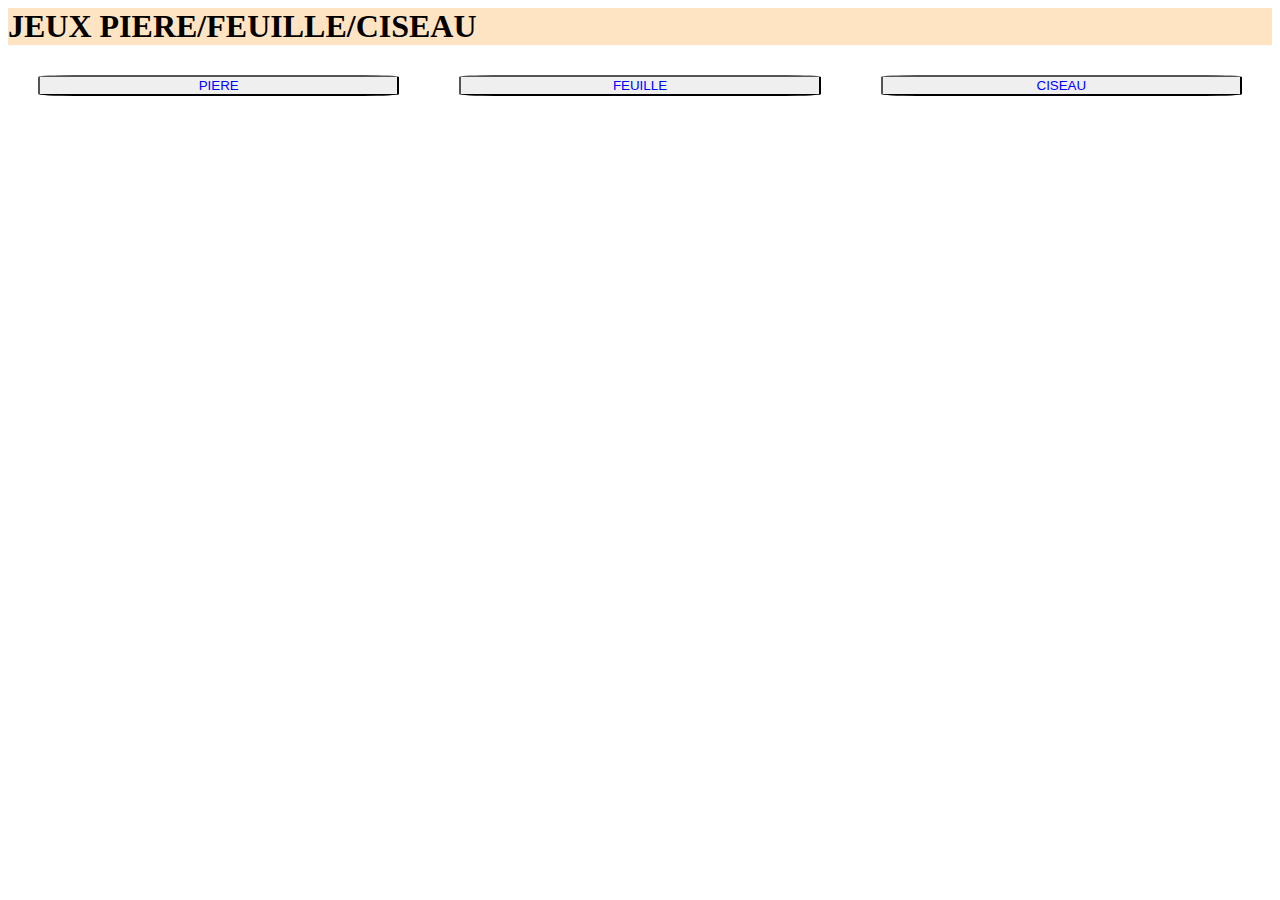
<file: CPP/HTML et CSS/pfc/index.html>
<!DOCTYPE html>
<html lang="en">
<head>
    <meta charset="UTF-8">
    <meta name="viewport" content="width=device-width, initial-scale=1.0">
    <style>
        h1{
            margin: auto;
            background-color: bisque;
        }
        .contenair{
            display: flex;
            justify-content: space-between;
        }

        button{
            color: blue;
            width: 30%;
            margin: 30px;
            border-radius: 10%;
        }
    </style>
    <title>JEUX PFC</title>
</head>
<body>
    <h1>JEUX PIERE/FEUILLE/CISEAU</h1>
    <div class="contenair">
        <button>
            PIERE
        </button>
        <button>
            FEUILLE
        </button>
        <button>
            CISEAU
        </button>
    </div>
    <script src="index.js"></script>
</body>
</html>
</file>
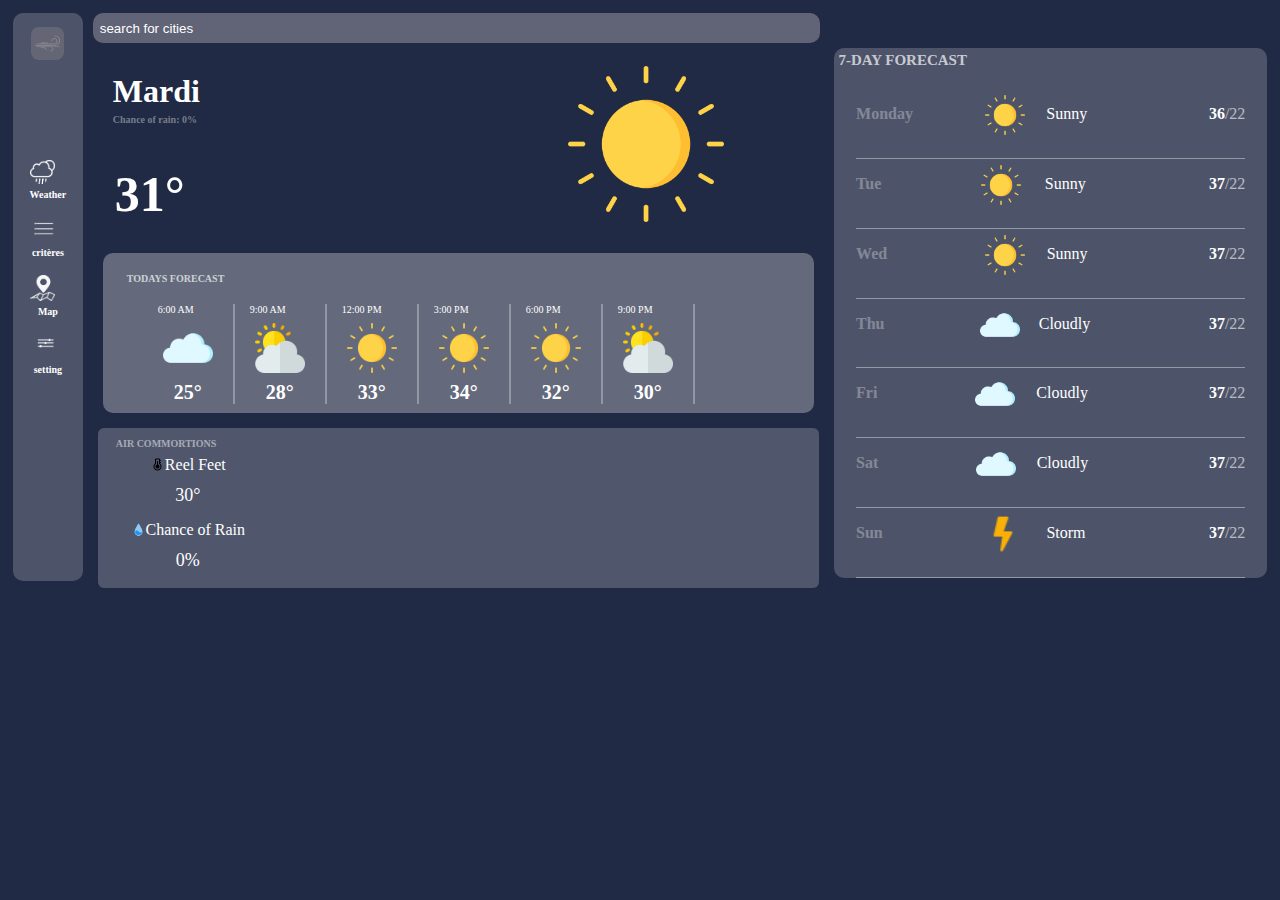
<file: CPP/HTML et CSS/Proj1/index.html>
<!DOCTYPE html>
<html lang="en">
<head>
    <meta charset="UTF-8">
    <meta name="viewport" content="width=device-width, initial-scale=1.0">
    <link rel="stylesheet" href="CSS/style.css">
    <link rel="shortcut icon" href="img/sol.png" >
    <title>Météo</title>
</head>
<body>
    <div class="contenu">
        <div id="left">
            <img src="img/wind.png" class="im1" alt="wind">
            <section id="cri">
                <div class="crii">
                    <img src="img/weather.png" class="im1 im2" alt="weather">
                    <a href="#">Weather</a>
                </div>
                <div class="crii">
                    <img src="img/critères .png" class="im1 im2" alt="critères">
                    <a href="#">critères</a>
                </div>
                <div class="crii">
                    <img src="img/map.png" class="im1 im2" alt="map">
                    <a href="#">Map</a>
                </div>
                <div class="crii">
                    <img src="img/setting.png" class="im1 im2" alt="setting">
                    <a href="#">setting</a>
                </div>
            </section>
        </div>
        <div id="center">
            <input type="search" id="search" placeholder="search for cities">
            <div id="main">
                <div>
                    <h3 id="day">Mardi</h3>
                    <p id="chrain">Chance of rain: 0%</p>
                    <p id="deg">31°</p>
                </div>
                <div>
                    <img src="img/sol.png" id="sol1" alt="sol">
                </div>
            </div>
            <div id="main1">
                <div class="met">
                    <h3>TODAYS FORECAST</h3>
                    <div id="metday">
                        <div class="daymet ous">
                            <p class="time">6:00 AM</p>
                            <img src="img/nuage.png" class="pho" alt="nuage">
                            <p class="deg1">25°</p>
                        </div>
                        <div class="daymet">
                            <p class="time">9:00 AM</p>
                            <img src="img/nuages-et-soleil.png" class="pho" alt="nuage">
                            <p class="deg1">28°</p>
                        </div>
                        <div class="daymet">
                            <p class="time">12:00 PM</p>
                            <img src="img/sol.png" class="pho" alt="nuage">
                            <p class="deg1">33°</p>
                        </div>    
                        <div class="daymet">
                            <p class="time">3:00 PM</p>
                            <img src="img/sol.png" class="pho" alt="nuage">
                            <p class="deg1">34°</p>
                        </div> 
                        <div class="daymet">
                            <p class="time">6:00 PM</p>
                            <img src="img/sol.png" class="pho" alt="nuage">
                            <p class="deg1">32°</p>
                        </div>                     
                        <div class="daymet">
                            <p class="time">9:00 PM</p>
                            <img src="img/nuages-et-soleil.png" class="pho" alt="nuage">
                            <p class="deg1">30°</p>
                        </div>
                    </div>
                </div>
            </div>
            <div id="main3">
                <h3>AIR COMMORTIONS</h3>
                <div class="p1">
                    <div class="A1">
                        <img src="img/icons8-température-30.png" alt="temp">
                        <p>     Reel Feet</p>
                    </div>
                    <div class="A2">
                        <p>30°</p>
                    </div>
                    <div class="A1">
                        <img src="img/icons8-rainmeter-48.png" alt="rain">
                        <p>Chance of Rain</p>
                    </div>
                    <div class="A2">
                        <p>0%</p>
                    </div>
                </div>
            </div>
        </div>
        <div id="right">

            <div class="titre1">
                <h3>7-DAY FORECAST</h3>
            </div>
            <div class="Mon">
                <p class="Monday">Monday</p>
                <img src="img/sol.png" class="sol" alt="sol">
                <p class="sunny">Sunny</p>
                <p><span class="d36">36</span><span class="d22">/22</span></p>
            </div>
            <div class="Mon">
                <p class="Monday wekk">Tue</p>
                <img src="img/sol.png" class="sol" alt="sol">
                <p class="sunny">Sunny</p>
                <p><span class="d36">37</span><span class="d22">/22</span></p>
            </div>
            <div class="Mon">
                <p class="Monday wekk">Wed</p>
                <img src="img/sol.png" class="sol" alt="sol">
                <p class="sunny">Sunny</p>
                <p><span class="d36">37</span><span class="d22">/22</span></p>
            </div>
            <div class="Mon">
                <p class="Monday wekk">Thu</p>
                <img src="img/nuage.png" class="sol" alt="sol">
                <p class="sunny">Cloudly</p>
                <p><span class="d36">37</span><span class="d22">/22</span></p>
            </div>
            <div class="Mon">
                <p class="Monday wekk">Fri</p>
                <img src="img/nuage.png" class="sol" alt="sol">
                <p class="sunny">Cloudly</p>
                <p><span class="d36">37</span><span class="d22">/22</span></p>
            </div>
            <div class="Mon">
                <p class="Monday wekk">Sat</p>
                <img src="img/nuage.png" class="sol" alt="sol">
                <p class="sunny">Cloudly</p>
                <p><span class="d36">37</span><span class="d22">/22</span></p>
            </div>
            <div class="Mon">
                <p class="Monday wekk">Sun</p>
                <img src="img/storm.png" class="sol" alt="sol">
                <p class="sunny">Storm</p>
                <p><span class="d36">37</span><span class="d22">/22</span></p>
            </div>           
        </div>
    </div>
</body>
</html>
</file>
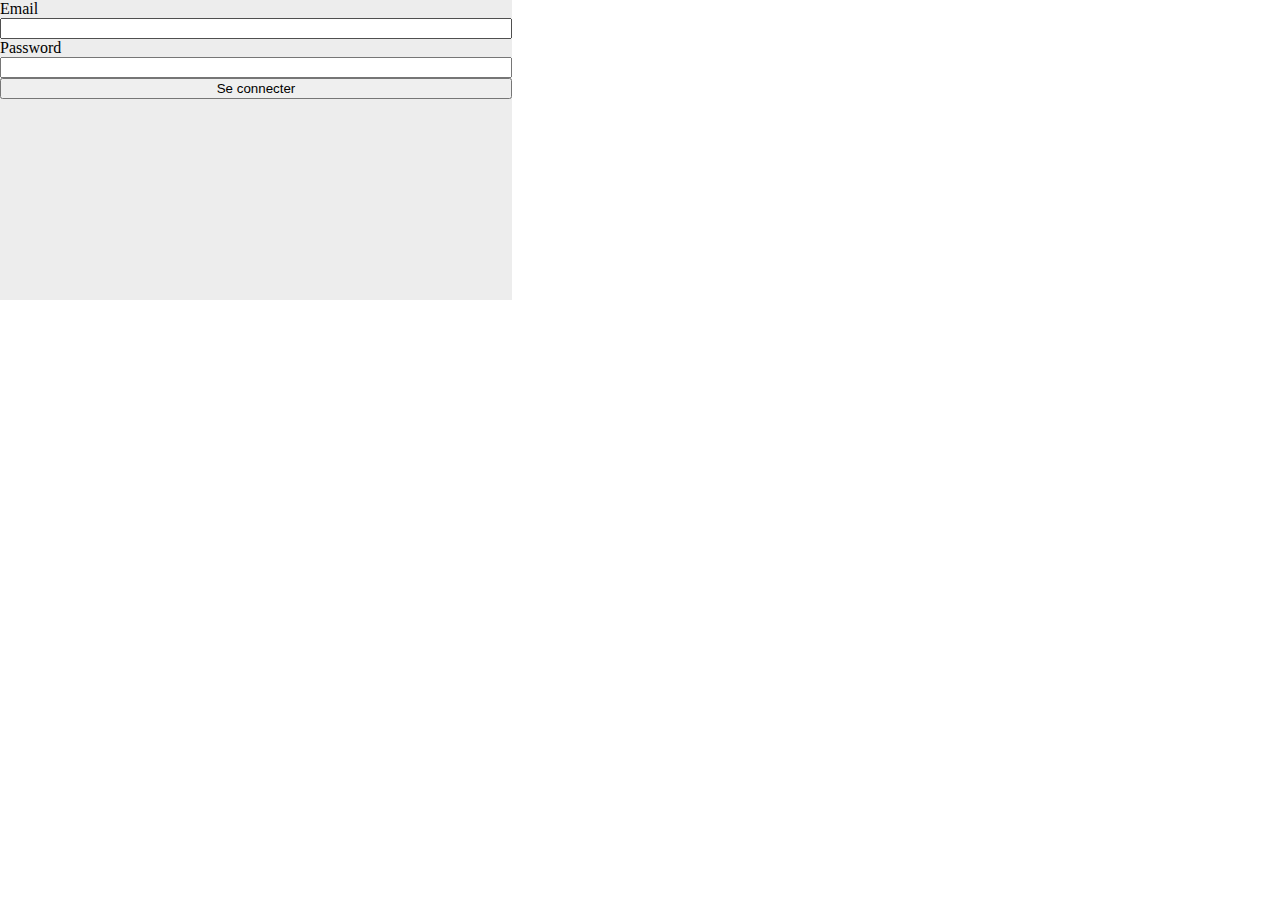
<file: CPP/HTML et CSS/Ecommerce site/connexion.html>
<!DOCTYPE html>
<html lang="en">
<head>
    <meta charset="UTF-8">
    <meta name="viewport" content="width=device-width, initial-scale=1.0">
    <link rel="shortcut icon" href="image/LOGO/log.png" type="image/x-icon">
    <link rel="stylesheet" href="CSS/Accuiel.css">
    <link rel="stylesheet" href="CSS/conexion.css">
    <title>ADKING</title>
</head>
<body>
    <form action="Connexion">
        <label for="mail">
            Email
        </label>
        <input type="email" id="mail" name="user-mail" >
        <label for="passwd">
            Password
        </label>
        <input type="password" id="passwd" name="user-passwd">
        <input type="submit" id="connect" value="Se connecter">
    </form>

</body>
</html>
</file>
<file: CPP/HTML et CSS/Proj1/CSS/style.css>
body{
    background-color: #040f2ce2;
    
}
.contenu{
    display: flex;
    width: 100%;

}
#left{
    display: flex;
    align-items: center;
    flex-direction: column;
    border-radius: 10px;
    margin: 5px;
    background-color: rgba(256, 256, 256, 0.2);
    width: 5%;
    height: 560px;
    float: left;
    padding: 4px;

}
img[alt="wind"]{
    background-color: rgba(161, 149, 149, 0.29);
    border-radius: 8px;
    margin-bottom: 100px;
    margin-top: 10px;
    padding: 4px;
}
.im1{
    width: 25px;
    height: auto;
    color: white;
    display: block;
}
a{
    text-decoration: none;
    font-family: 'Trebuchet MS';
    font-weight: bold;
    font-size: 10px;
    color:white;
    text-align: center;
    margin:auto;
}
.im2:hover{
    background-color: rgba(255, 255, 255, 0.235);
    border-radius: 5px;
    padding: 4px;
}
.crii{
    vertical-align: auto;
    margin: auto;
    margin-bottom: 15px;
    text-align: center;
}

#right{
    display: flex;
    align-items: center;
    flex-direction: column;
    border-radius: 10px;
    margin: 40px 5px 5px 5px;
    background-color: rgba(256, 256, 256, 0.2);
    width: 35%;
    height: 530px;
    float: right;
}
.titre1{
    align-self: flex-start;
}
h3{
    color: rgba(255, 255, 255, 0.7);
    font-size: 15px;
    margin: 4px;
    margin-bottom: 20px;
}
.Mon{
    display: flex;
    justify-content: space-between;
    width: 90%;
    height: 70px;
    border-bottom: 0.5px solid rgba(255, 255, 255, 0.4);
}
.Monday{
    color: white;
    font-weight: bold;
    font-family: 'Trebuchet MS';
    opacity: 0.3;
}

.sol{
    width:40px;
    height: 40px; 
    position: relative;
    top: 6px;
}
.sunny{
    color: white;
    font-family: 'Trebuchet MS';
    position: relative;
    right: 50px;
}
.d36{
    color: white;
    font-weight: bold;
    font-family: 'Trebuchet MS';
}
.d22{
    color: white;
    font-family: 'Trebuchet MS';
    opacity: 0.6;
}
.wekk{
    margin-right: 27px;
} 

/* Le milieu de page  */
#center{
    width: 60%;
}
#search{
    background-color: rgba(241, 234, 234, 0.3);
    width: 98%;
    border-radius: 10px;
    height: 30px;
    margin: 5px;
    border: none;
}
#search::placeholder{
    color: white;
    padding: 5px;
}
#main{
    width: 98%;
    height: 180px;
    display: flex;
    flex-direction: row;
    margin: 10px;
}
#sol1{
    width: 30%;
    height: auto;
    float: right;
    margin: 8px 0 0 8px;
}

#day{
    font-size: xx-large;
    font-weight: bold;
    color: white;
    font-family: 'Trebuchet MS';
    margin-left:15px;
    margin-top: 15px;
    margin-bottom: 2px;
}
#chrain{
    font-size: 10px;
    color: rgba(255, 255, 255, 0.397);
    font-weight: bold;
    font-family: 'Trebuchet MS';
    margin: 4px 0px 0px 15px;
}
#deg{
    font-size: 50px;
    color: white;
    font-weight: bold;
    font-family: 'Trebuchet MS';
    margin: 40px 0px 0px 17px;
}
#main1{
    background-color: rgba(255, 255, 255, 0.3);
    margin: 15px;
    border-radius: 10px;
    height: 160px;
}
.met h3{
    padding: 20px 0px 0px 20px;
    font-size: 10px;
}
#metday{
    display: flex;
    flex-direction: row;
}
.ous{
    margin-left: 40px;
}
.daymet{
    width: 90px;
    border-right: 2px rgba(255, 255, 255, 0.3) solid;
    height: 100px;
    display: flex;
    flex-direction: column;
    align-items: center;
}
.pho{
    width: 50px;
    height: auto;
    margin: 0px;

}
.time{
    width: 60px;
    margin: 0 0 8px 0;
    color: white;
    font-size: x-small;
    font-family: 'Trebuchet MS';
}
.deg1{
    margin: 8px 0 0 0;
    color: white;
    font-size: 20px;
    font-weight: bold;
    font-family: 'Trebuchet MS';
}
#main3{
    background-color: rgba(255, 255, 255, 0.217);
    height: 160px;
    border-radius: 6px;
    margin: 10px;
}
#main3 h3{
    color: rgba(255, 255, 255, 0.5);
    font-size: 10px;
    padding: 10px 0px 0px 15px;
    margin: 3px;
}
.p1 div img{
    height: 15px;
    width: 15px;
}
.p1 {
    line-height: 1px;
    height:40px;
    width: 140px;
    margin: 0px 20px 2px 20px;
    display: flex;
    flex-direction: column;
    align-items: center;
}
.A1{
    height: 20px;
    margin: 1px;
    padding: 1px;
    color: white;
}
.A2{
    color: white;
    padding: 1px;
    font-size: large;
    margin-bottom: 2px;
}
.A1{
    display: flex;
    flex-direction: row;
    align-items: center;
}
</file>
<file: CPP/HTML et CSS/Ecommerce site/CSS/Accuiel.css>
/* -------------------------------------------------------------------------------------
Structure principale en deux parties : 
- #main1 : zone gauche avec fond vert et effet d’ombre interne
- #main2 : zone droite avec image pleine largeur/hauteur
Header avec logo à gauche, navigation et barre de recherche à droite.
Effets visuels : ombres internes/externes, coins arrondis, flexbox pour l’alignement.
-------------------------------------------------------------------------------------*/
body{
    width: 100%;
    margin: 0 auto;
}
.contenair-one{
    width: 100%;
    display: flex;
    margin: 0 auto;
}
#main1{
    background-color: #1C584C;
    width: 50%;
    height: 560px;
    box-shadow: inset -5px -500px 25px 2px rgba(0, 0, 0, 0.256);
    z-index: 2;
}
#main2{
    width: 50%;
    z-index: 0;
}
#main2 #Bac{
    width: 100%;
    height: 560px;
    z-index: 0;
    transition: 0.5 3s ease-in-out;
}

header div a #logo{
    max-width: 50px;
    max-height: 50px;
    border-radius: 5px;
    margin: 35%;
    margin-left: 40px;
}
header{
    margin: 30px auto;
    margin-left: 40px;
    display: flex;
    background-color: rgba(230, 230, 230, 0.5);
    /* background-color: rgba(00, 00, 00, 0.4); */
    align-items: center;
    justify-content: space-between;
    width: 160%;
    height: 60.5px;
    border-radius: 10px;
    /* box-shadow: 3px 5px 15px rgba(0, 0, 0, 0.5); */
    box-shadow:
    inset 4px 4px 8px rgba(0,0,0,0.25),   /* ombre interne bas/droite */
    inset -4px -4px 8px rgba(255,255,255,0.7), /* lumière interne haut/gauche */
    6px 6px 18px rgba(0,0,0,0.12);  
    position: relative;
    left: 80px;
}
.navbar3{
    display: flex;
    align-items: center;
    justify-content: row;
    margin-right: 40px;
}
.navbar3 label{
    color: white;
}
#sch-head{
    border-radius: 5px;
    border: none;
    margin: 2px;

}
#sch-head::placeholder{
    color: black;
    text-align: right;
}
#sch-head:focus{
    border: none;
    outline: none;


}
.navbar2 a{
    color: white;
    font-family: 'POLY',sans-serif;
    padding: 0 5px 0 5px ;
    text-decoration: none;
}
.navbar2 a:hover{
    font-weight: bold;
    text-decoration: underline;
}
.navbar3 img{
    max-height:20px;
    width: auto;
    margin: 5px;
}
.paragraphe{
    height: 400px;
    width: 60%;
    margin: 60px 5px 0px 150px;
}
.paragraphe h5{
    font-size: large;
    font-family: 'POLY';
    color: #fefefe;
    opacity: 0.7;
    margin: 0 0 0 0 ;
    padding: 0 0 0 0;
}
.paragraphe #titre{
    width: 120%;
    z-index: 2;
    font-size: 120px;
    font-family: 'Poly-regular';
    color: #fefefe;
    margin: 0;
}
#tecture{
    background-color: #1C584C;
    box-shadow: inset 0px -40px 20px 2px rgba(0, 0, 0, 0.56), 0px 10px 20px 2px rgba(0, 0, 0, 0.56) ;
}
.paragraphe #Investing{
    font-size: 20px;
    font-family: 'Poly-regular';
    color: #fefefe;  
}
#explore p {
    color: #fefefe;
    background-color: #1C584C;
    border-radius: 5px;
    box-shadow: inset 4px 4px 8px rgba(0,0,0,0.25),   /* ombre interne bas/droite */
    inset -4px -4px 8px rgba(255,255,255,0.7), /* lumière interne haut/gauche */
    6px 6px 18px rgba(0,0,0,0.12); 
    font-size: large;
    padding: auto;
    text-align: center;
    font-family: 'Poly',sans-serif;
    padding: 15px;
}
#explore{
    margin: 0;
    padding: 0;
    position: relative;
    left: 25%;
    bottom: 100px;
    width: 350px;
}
#ic-left , #ic-right{
    box-shadow: inset 4px 4px 8px rgba(0,0,0,0.25),   /* ombre interne bas/droite */
    inset -4px -4px 8px rgba(255,255,255,0.7), /* lumière interne haut/gauche */
    6px 6px 18px rgba(0,0,0,0.12);
    border-radius: 50%;
    width: 30px;
    height: 30px;
    z-index: 5; 
    position: relative;
    bottom:70% ;
    margin: 10px;
    opacity: 0.7;
    cursor: pointer;
}
#ic-left{
    background-color: #1C584C;
}
#ic-right{
    background-color: #0E0E0E;
    left: 90%;
    bottom: 51%;
}
#point .pointdep{
    margin: 7px;
    width: 10px;
    height:6px;
    border-radius: 50%;
    background-color: #776f6f;
}
.Active{
    border: 0.2px solid cyan;
}
#point{
    position: relative;
    bottom: 29%;
    left: 97%;
    display: flex;
    width: 80px;
    height: 10px;
}
</file>
<file: CPP/HTML et CSS/Ecommerce site/CSS/conexion.css>
body{
    height: auto;
}
form{
    width: 40%;
    height: 300px;
    background-color: rgba(220, 220, 220, 0.5);
    display: flex;
    flex-direction: column;
    
}
</file>
